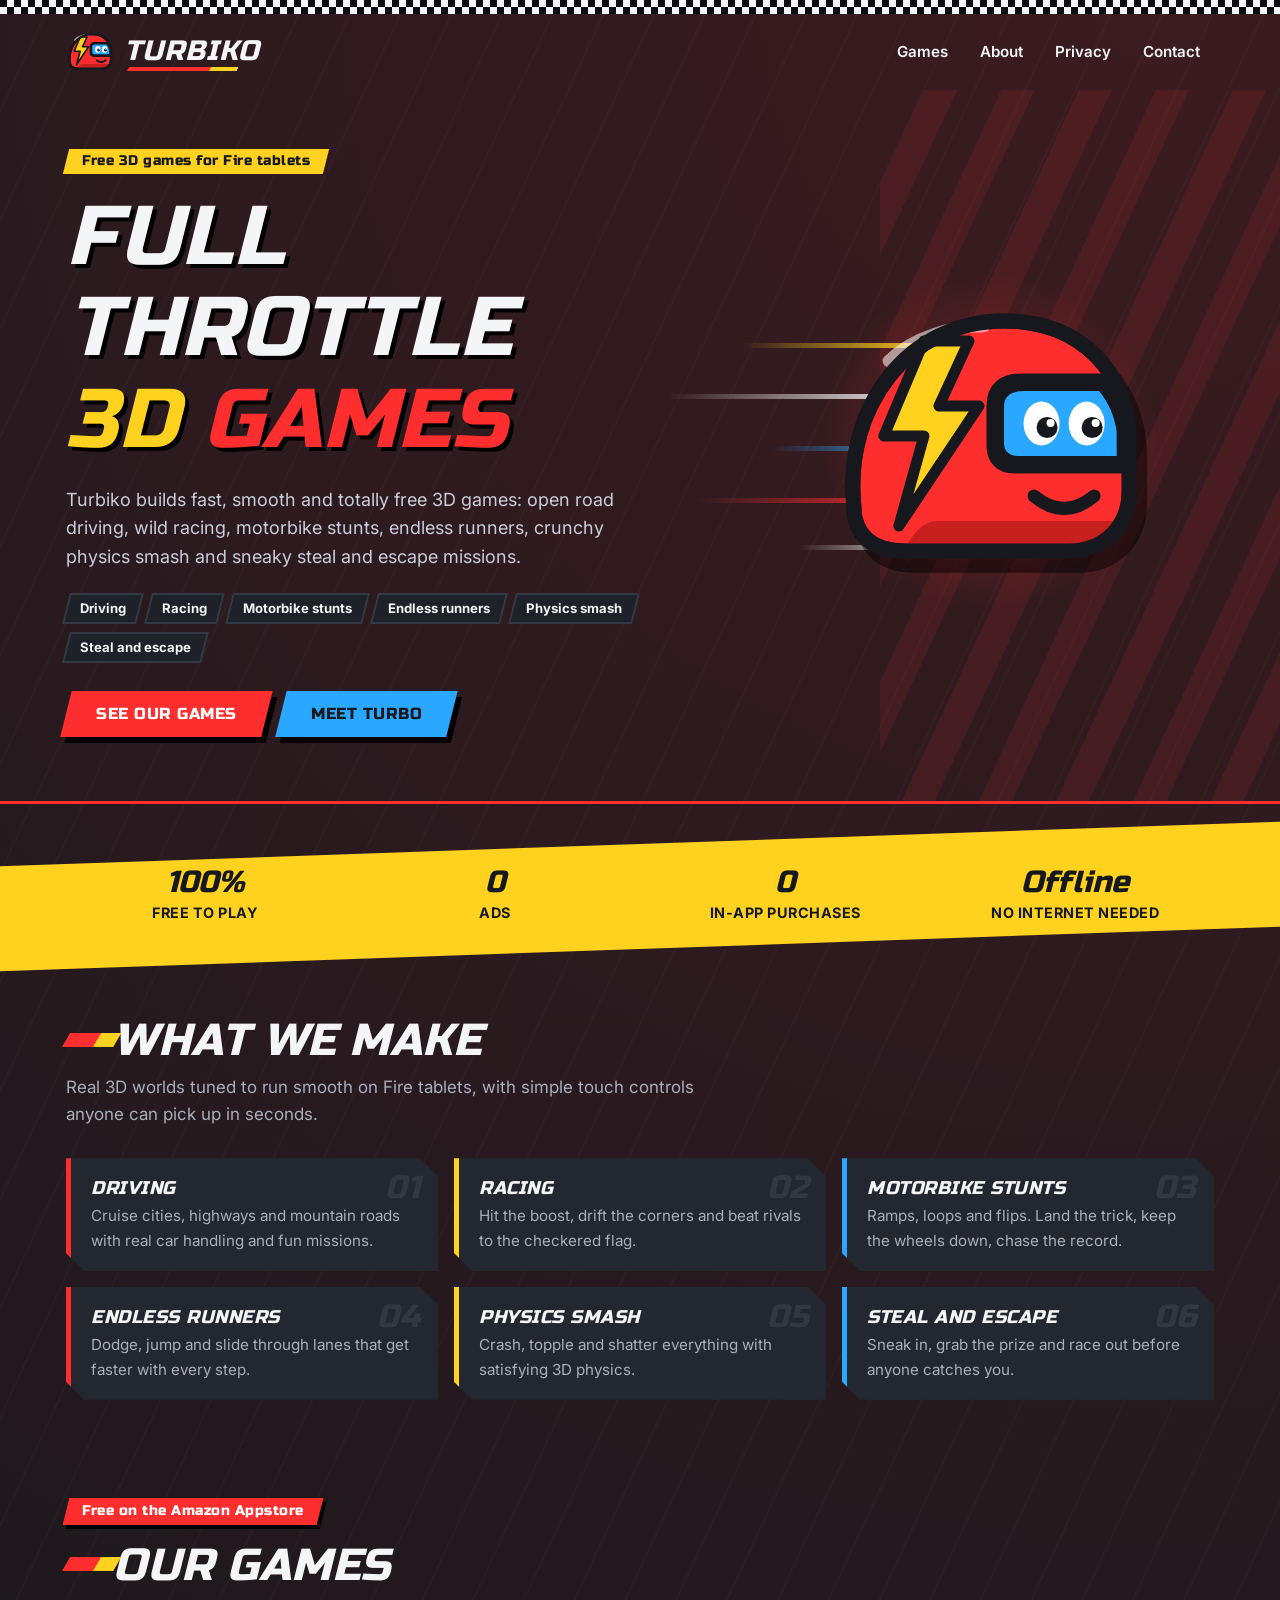
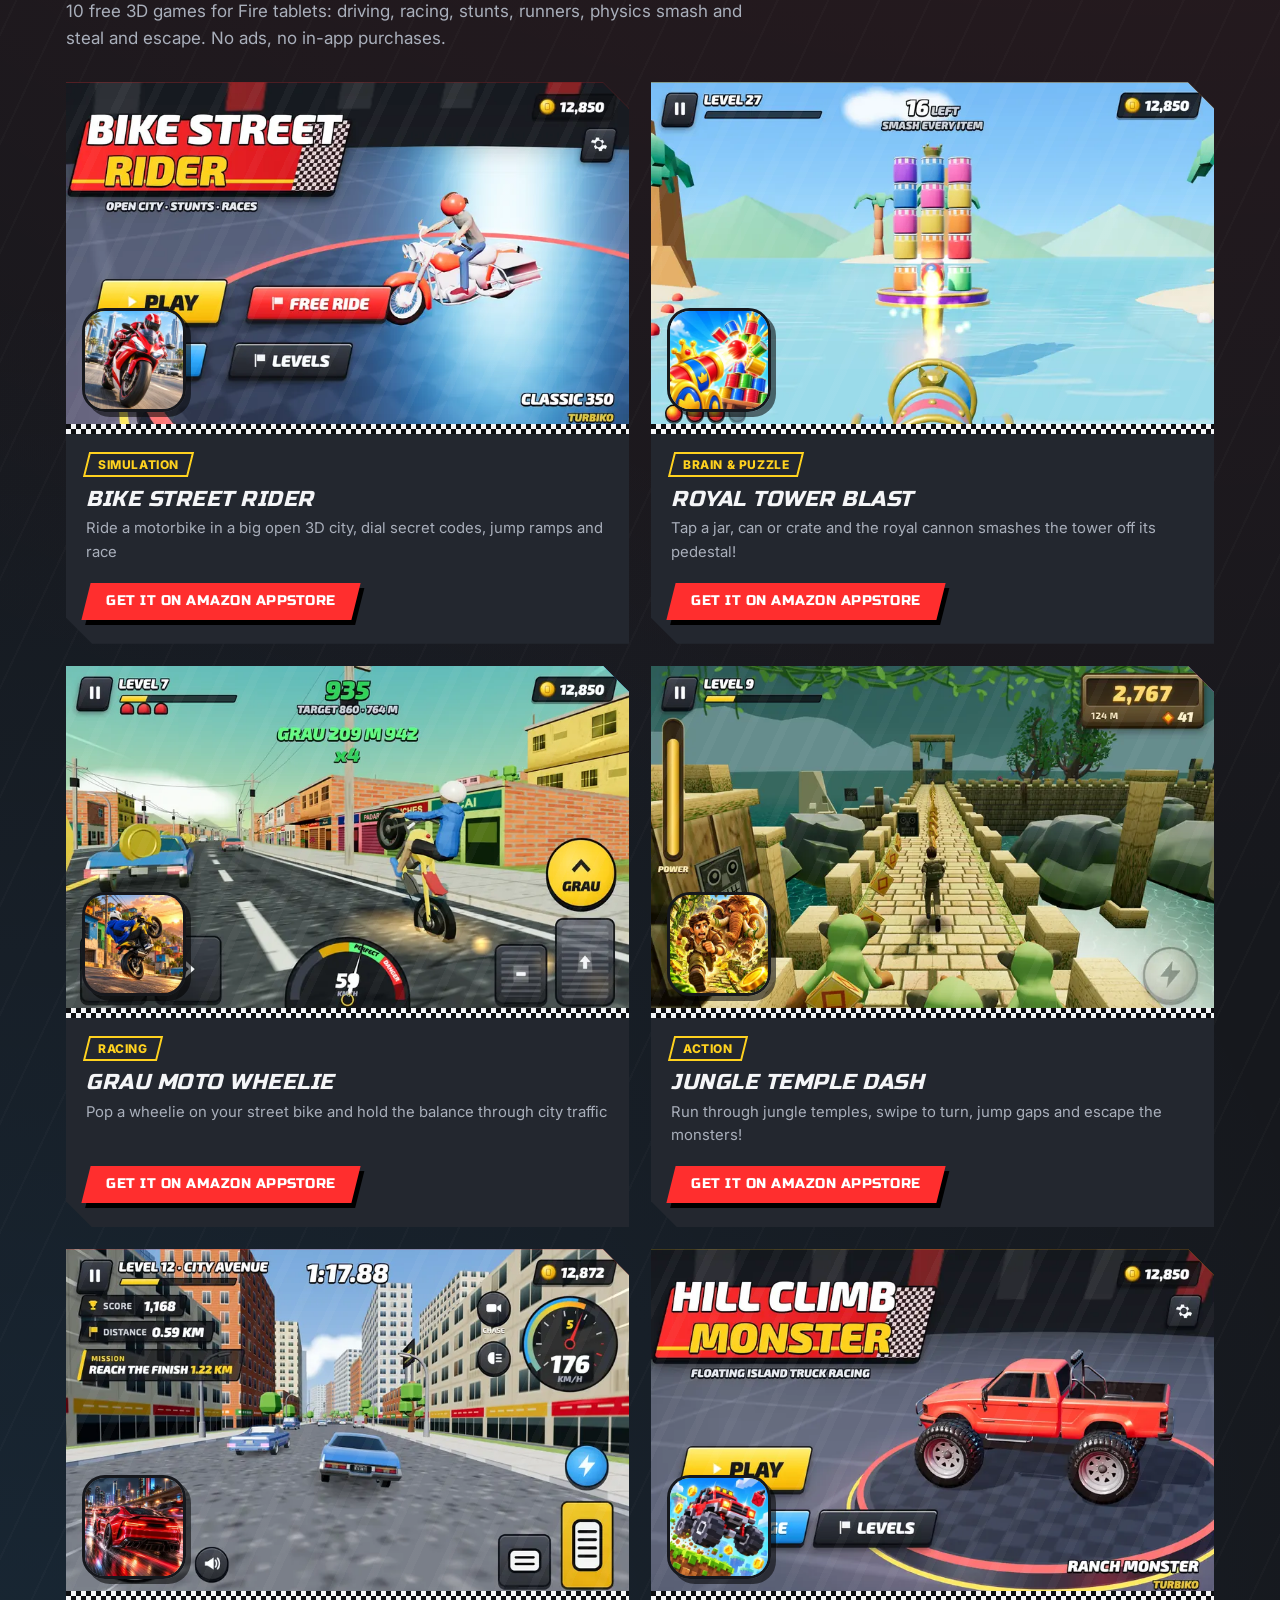
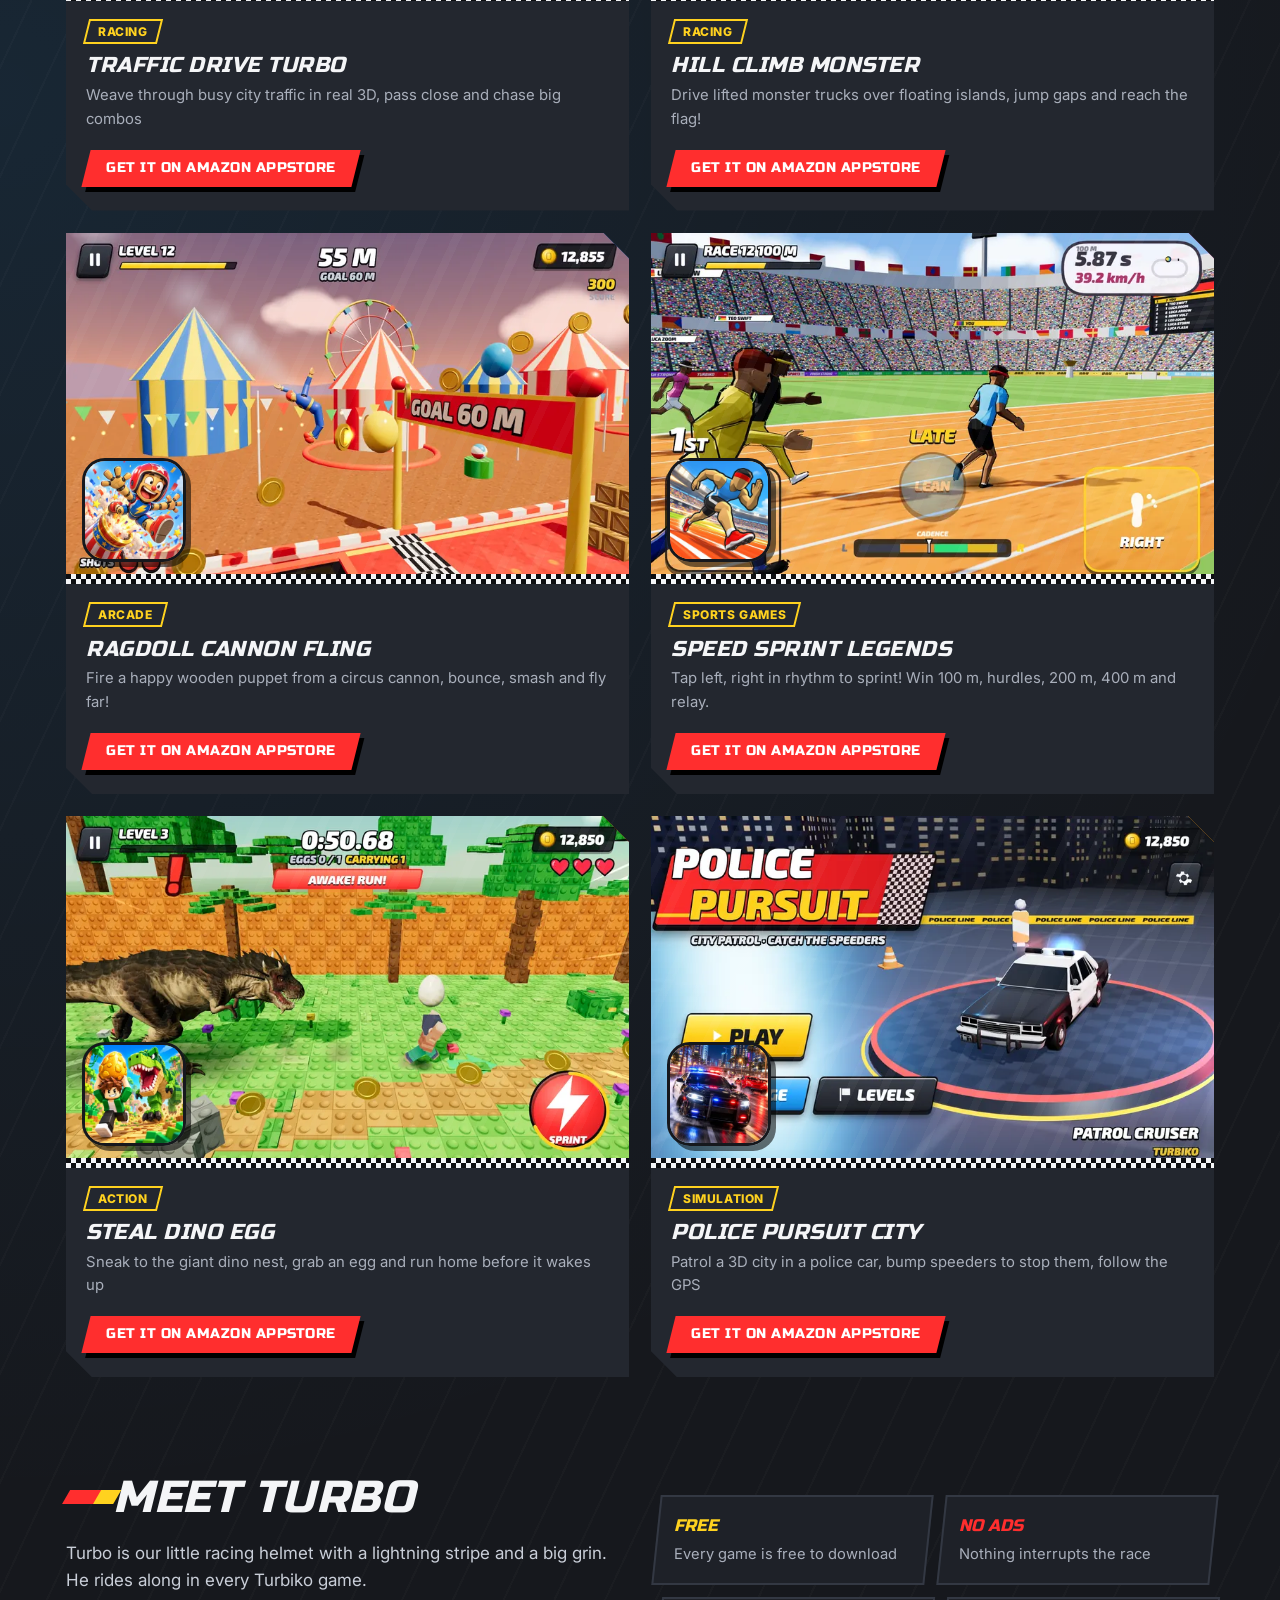
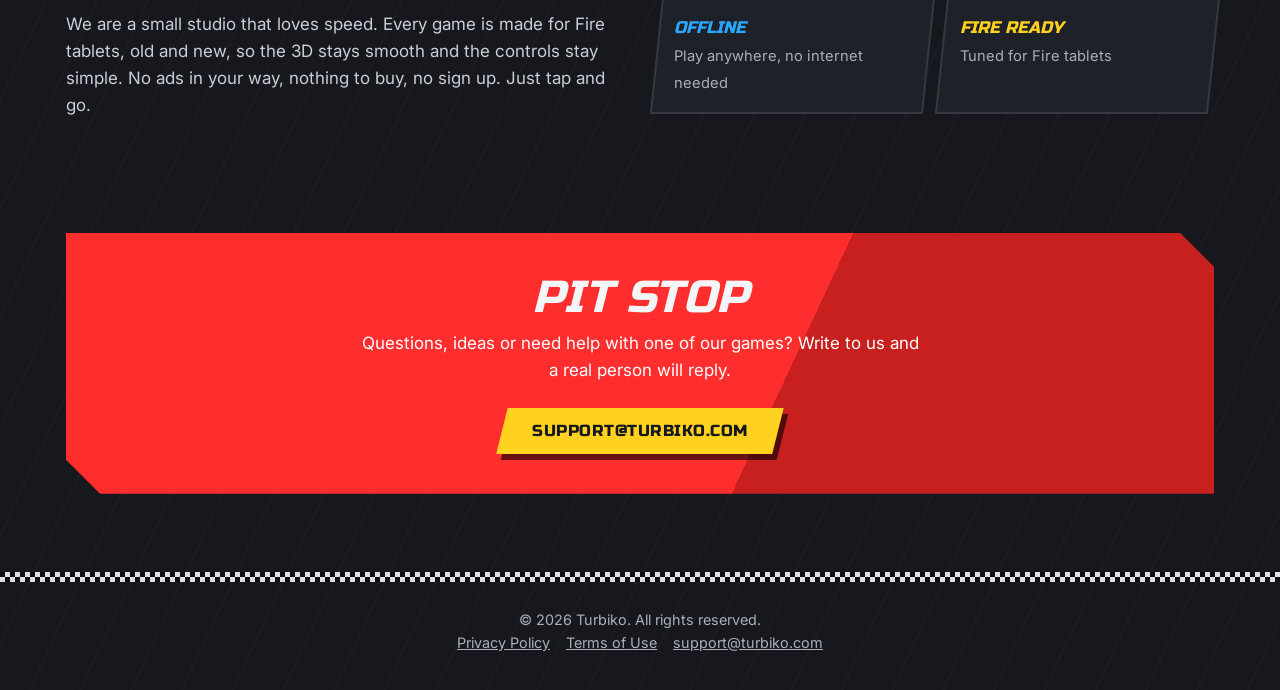
<file: index.html>
<!DOCTYPE html>
<html lang="en">
<head>
<meta charset="UTF-8">
<meta name="viewport" content="width=device-width, initial-scale=1.0">
<meta name="theme-color" content="#16181d">
<link rel="icon" href="favicon.svg" type="image/svg+xml">
<link rel="preconnect" href="https://fonts.googleapis.com"><link rel="preconnect" href="https://fonts.gstatic.com" crossorigin>
<link href="https://fonts.googleapis.com/css2?family=Inter:wght@400;600;700;800&family=Russo+One&display=swap" rel="stylesheet">
<link rel="stylesheet" href="style.css">
<title>Turbiko | Full Throttle 3D Games</title>
<meta name="description" content="Turbiko makes free, high quality 3D games for Fire tablets: driving, racing, motorbike stunts, endless runners, physics smash and steal and escape. No ads, no accounts, no data collected.">
</head>
<body>
<div class="checker" aria-hidden="true"></div>
<nav class="nav">
  <a class="brand" href="index.html" aria-label="Turbiko home"><img src="logo.svg" alt="" width="48" height="48"><span class="wordmark">TURBIKO</span></a>
  <ul><li><a href="index.html#games"><span>Games</span></a></li><li><a href="index.html#about"><span>About</span></a></li><li><a href="privacy.html"><span>Privacy</span></a></li><li><a href="index.html#contact"><span>Contact</span></a></li></ul>
</nav>
<header class="hero">
  <div class="hero-stripes" aria-hidden="true"></div>
  <div class="hero-in">
    <div>
      <div class="kicker"><span>Free 3D games for Fire tablets</span></div>
      <h1>Full throttle <span class="hot"><span class="d3">3D</span> games</span></h1>
      <p class="lead">Turbiko builds fast, smooth and totally free 3D games: open road driving, wild racing, motorbike stunts, endless runners, crunchy physics smash and sneaky steal and escape missions.</p>
      <div class="tags"><span class="tag"><span>Driving</span></span><span class="tag"><span>Racing</span></span><span class="tag"><span>Motorbike stunts</span></span><span class="tag"><span>Endless runners</span></span><span class="tag"><span>Physics smash</span></span><span class="tag"><span>Steal and escape</span></span></div>
      <a class="btn" href="#games"><span>See our games</span></a><a class="btn alt" href="#about"><span>Meet Turbo</span></a>
    </div>
    <div class="speed" aria-hidden="true">
      <div class="lines"><i></i><i></i><i></i><i></i><i></i></div>
      <img src="logo.svg" alt="" width="320" height="320">
    </div>
  </div>
</header>

<div class="band">
  <div class="band-in">
    <div><b>100%</b><small>Free to play</small></div>
    <div><b>0</b><small>Ads</small></div>
    <div><b>0</b><small>In-app purchases</small></div>
    <div><b>Offline</b><small>No internet needed</small></div>
  </div>
</div>

<section id="make">
  <h2 class="section-title">What we make</h2>
  <p class="section-sub">Real 3D worlds tuned to run smooth on Fire tablets, with simple touch controls anyone can pick up in seconds.</p>
  <div class="make">
    <div class="mk"><span class="num">01</span><h3>Driving</h3><p>Cruise cities, highways and mountain roads with real car handling and fun missions.</p></div>
    <div class="mk"><span class="num">02</span><h3>Racing</h3><p>Hit the boost, drift the corners and beat rivals to the checkered flag.</p></div>
    <div class="mk"><span class="num">03</span><h3>Motorbike stunts</h3><p>Ramps, loops and flips. Land the trick, keep the wheels down, chase the record.</p></div>
    <div class="mk"><span class="num">04</span><h3>Endless runners</h3><p>Dodge, jump and slide through lanes that get faster with every step.</p></div>
    <div class="mk"><span class="num">05</span><h3>Physics smash</h3><p>Crash, topple and shatter everything with satisfying 3D physics.</p></div>
    <div class="mk"><span class="num">06</span><h3>Steal and escape</h3><p>Sneak in, grab the prize and race out before anyone catches you.</p></div>
  </div>
</section>

<section id="games">
  <span class="badge"><span>Free on the Amazon Appstore</span></span>
  <h2 class="section-title">Our games</h2>
  <p class="section-sub">10 free 3D games for Fire tablets: driving, racing, stunts, runners, physics smash and steal and escape. No ads, no in-app purchases.</p>
  <div class="grid games">
    <article class="card gcard">
      <div class="art g1">
        <img class="shot" src="games/bikecity-1.webp" alt="Bike Street Rider gameplay screenshot" width="800" height="500" loading="lazy">
        <img class="shot alt" src="games/bikecity-2.webp" alt="" width="800" height="500" loading="lazy">
        <img class="icon" src="games/bikecity-icon.webp" alt="Bike Street Rider icon" width="128" height="128" loading="lazy">
      </div>
      <div class="body"><span class="pill"><span>Simulation</span></span><h3>Bike Street Rider</h3><p>Ride a motorbike in a big open 3D city, dial secret codes, jump ramps and race</p>
        <a class="btn get" href="https://www.amazon.com/s?k=Bike+Street+Rider&amp;i=mobile-apps" target="_blank" rel="noopener"><span>Get it on Amazon Appstore</span></a></div>
    </article>
    <article class="card gcard">
      <div class="art g2">
        <img class="shot" src="games/royaltower-1.webp" alt="Royal Tower Blast gameplay screenshot" width="800" height="500" loading="lazy">
        <img class="shot alt" src="games/royaltower-2.webp" alt="" width="800" height="500" loading="lazy">
        <img class="icon" src="games/royaltower-icon.webp" alt="Royal Tower Blast icon" width="128" height="128" loading="lazy">
      </div>
      <div class="body"><span class="pill"><span>Brain &amp; Puzzle</span></span><h3>Royal Tower Blast</h3><p>Tap a jar, can or crate and the royal cannon smashes the tower off its pedestal!</p>
        <a class="btn get" href="https://www.amazon.com/s?k=Royal+Tower+Blast&amp;i=mobile-apps" target="_blank" rel="noopener"><span>Get it on Amazon Appstore</span></a></div>
    </article>
    <article class="card gcard">
      <div class="art g3">
        <img class="shot" src="games/grauwheelie-1.webp" alt="Grau Moto Wheelie gameplay screenshot" width="800" height="500" loading="lazy">
        <img class="shot alt" src="games/grauwheelie-2.webp" alt="" width="800" height="500" loading="lazy">
        <img class="icon" src="games/grauwheelie-icon.webp" alt="Grau Moto Wheelie icon" width="128" height="128" loading="lazy">
      </div>
      <div class="body"><span class="pill"><span>Racing</span></span><h3>Grau Moto Wheelie</h3><p>Pop a wheelie on your street bike and hold the balance through city traffic</p>
        <a class="btn get" href="https://www.amazon.com/s?k=Grau+Moto+Wheelie&amp;i=mobile-apps" target="_blank" rel="noopener"><span>Get it on Amazon Appstore</span></a></div>
    </article>
    <article class="card gcard">
      <div class="art g4">
        <img class="shot" src="games/templedash-1.webp" alt="Jungle Temple Dash gameplay screenshot" width="800" height="500" loading="lazy">
        <img class="shot alt" src="games/templedash-2.webp" alt="" width="800" height="500" loading="lazy">
        <img class="icon" src="games/templedash-icon.webp" alt="Jungle Temple Dash icon" width="128" height="128" loading="lazy">
      </div>
      <div class="body"><span class="pill"><span>Action</span></span><h3>Jungle Temple Dash</h3><p>Run through jungle temples, swipe to turn, jump gaps and escape the monsters!</p>
        <a class="btn get" href="https://www.amazon.com/s?k=Jungle+Temple+Dash&amp;i=mobile-apps" target="_blank" rel="noopener"><span>Get it on Amazon Appstore</span></a></div>
    </article>
    <article class="card gcard">
      <div class="art g1">
        <img class="shot" src="games/trafficdrive-1.webp" alt="Traffic Drive Turbo gameplay screenshot" width="800" height="500" loading="lazy">
        <img class="shot alt" src="games/trafficdrive-2.webp" alt="" width="800" height="500" loading="lazy">
        <img class="icon" src="games/trafficdrive-icon.webp" alt="Traffic Drive Turbo icon" width="128" height="128" loading="lazy">
      </div>
      <div class="body"><span class="pill"><span>Racing</span></span><h3>Traffic Drive Turbo</h3><p>Weave through busy city traffic in real 3D, pass close and chase big combos</p>
        <a class="btn get" href="https://www.amazon.com/s?k=Traffic+Drive+Turbo&amp;i=mobile-apps" target="_blank" rel="noopener"><span>Get it on Amazon Appstore</span></a></div>
    </article>
    <article class="card gcard">
      <div class="art g2">
        <img class="shot" src="games/hillclimb-1.webp" alt="Hill Climb Monster gameplay screenshot" width="800" height="500" loading="lazy">
        <img class="shot alt" src="games/hillclimb-2.webp" alt="" width="800" height="500" loading="lazy">
        <img class="icon" src="games/hillclimb-icon.webp" alt="Hill Climb Monster icon" width="128" height="128" loading="lazy">
      </div>
      <div class="body"><span class="pill"><span>Racing</span></span><h3>Hill Climb Monster</h3><p>Drive lifted monster trucks over floating islands, jump gaps and reach the flag!</p>
        <a class="btn get" href="https://www.amazon.com/s?k=Hill+Climb+Monster&amp;i=mobile-apps" target="_blank" rel="noopener"><span>Get it on Amazon Appstore</span></a></div>
    </article>
    <article class="card gcard">
      <div class="art g3">
        <img class="shot" src="games/ragdollfling-1.webp" alt="Ragdoll Cannon Fling gameplay screenshot" width="800" height="500" loading="lazy">
        <img class="shot alt" src="games/ragdollfling-2.webp" alt="" width="800" height="500" loading="lazy">
        <img class="icon" src="games/ragdollfling-icon.webp" alt="Ragdoll Cannon Fling icon" width="128" height="128" loading="lazy">
      </div>
      <div class="body"><span class="pill"><span>Arcade</span></span><h3>Ragdoll Cannon Fling</h3><p>Fire a happy wooden puppet from a circus cannon, bounce, smash and fly far!</p>
        <a class="btn get" href="https://www.amazon.com/s?k=Ragdoll+Cannon+Fling&amp;i=mobile-apps" target="_blank" rel="noopener"><span>Get it on Amazon Appstore</span></a></div>
    </article>
    <article class="card gcard">
      <div class="art g4">
        <img class="shot" src="games/speedsprint-1.webp" alt="Speed Sprint Legends gameplay screenshot" width="800" height="500" loading="lazy">
        <img class="shot alt" src="games/speedsprint-2.webp" alt="" width="800" height="500" loading="lazy">
        <img class="icon" src="games/speedsprint-icon.webp" alt="Speed Sprint Legends icon" width="128" height="128" loading="lazy">
      </div>
      <div class="body"><span class="pill"><span>Sports Games</span></span><h3>Speed Sprint Legends</h3><p>Tap left, right in rhythm to sprint! Win 100 m, hurdles, 200 m, 400 m and relay.</p>
        <a class="btn get" href="https://www.amazon.com/s?k=Speed+Sprint+Legends&amp;i=mobile-apps" target="_blank" rel="noopener"><span>Get it on Amazon Appstore</span></a></div>
    </article>
    <article class="card gcard">
      <div class="art g1">
        <img class="shot" src="games/dinoeggsteal-1.webp" alt="Steal Dino Egg gameplay screenshot" width="800" height="500" loading="lazy">
        <img class="shot alt" src="games/dinoeggsteal-2.webp" alt="" width="800" height="500" loading="lazy">
        <img class="icon" src="games/dinoeggsteal-icon.webp" alt="Steal Dino Egg icon" width="128" height="128" loading="lazy">
      </div>
      <div class="body"><span class="pill"><span>Action</span></span><h3>Steal Dino Egg</h3><p>Sneak to the giant dino nest, grab an egg and run home before it wakes up</p>
        <a class="btn get" href="https://www.amazon.com/s?k=Steal+Dino+Egg&amp;i=mobile-apps" target="_blank" rel="noopener"><span>Get it on Amazon Appstore</span></a></div>
    </article>
    <article class="card gcard">
      <div class="art g2">
        <img class="shot" src="games/policechase-1.webp" alt="Police Pursuit City gameplay screenshot" width="800" height="500" loading="lazy">
        <img class="shot alt" src="games/policechase-2.webp" alt="" width="800" height="500" loading="lazy">
        <img class="icon" src="games/policechase-icon.webp" alt="Police Pursuit City icon" width="128" height="128" loading="lazy">
      </div>
      <div class="body"><span class="pill"><span>Simulation</span></span><h3>Police Pursuit City</h3><p>Patrol a 3D city in a police car, bump speeders to stop them, follow the GPS</p>
        <a class="btn get" href="https://www.amazon.com/s?k=Police+Pursuit+City&amp;i=mobile-apps" target="_blank" rel="noopener"><span>Get it on Amazon Appstore</span></a></div>
    </article>
  </div>
</section>

<section id="about">
  <div class="about">
    <div>
      <h2 class="section-title">Meet Turbo</h2>
      <p>Turbo is our little racing helmet with a lightning stripe and a big grin. He rides along in every Turbiko game.</p>
      <p>We are a small studio that loves speed. Every game is made for Fire tablets, old and new, so the 3D stays smooth and the controls stay simple. No ads in your way, nothing to buy, no sign up. Just tap and go.</p>
    </div>
    <div class="feats">
      <div class="feat"><div><b>Free</b><span>Every game is free to download</span></div></div>
      <div class="feat"><div><b>No ads</b><span>Nothing interrupts the race</span></div></div>
      <div class="feat"><div><b>Offline</b><span>Play anywhere, no internet needed</span></div></div>
      <div class="feat"><div><b>Fire ready</b><span>Tuned for Fire tablets</span></div></div>
    </div>
  </div>
</section>

<section id="contact">
  <div class="contact">
    <h2 class="section-title">Pit stop</h2>
    <p>Questions, ideas or need help with one of our games? Write to us and a real person will reply.</p>
    <a class="btn yel" href="mailto:support@turbiko.com"><span>support@turbiko.com</span></a>
  </div>
</section>
<footer>
  <div class="checker thin" aria-hidden="true"></div>
  <div class="f-in">&copy; 2026 Turbiko. All rights reserved.<br><a href="privacy.html">Privacy Policy</a><a href="terms.html">Terms of Use</a><a href="mailto:support@turbiko.com">support@turbiko.com</a></div>
</footer>
</body>
</html>
</file>
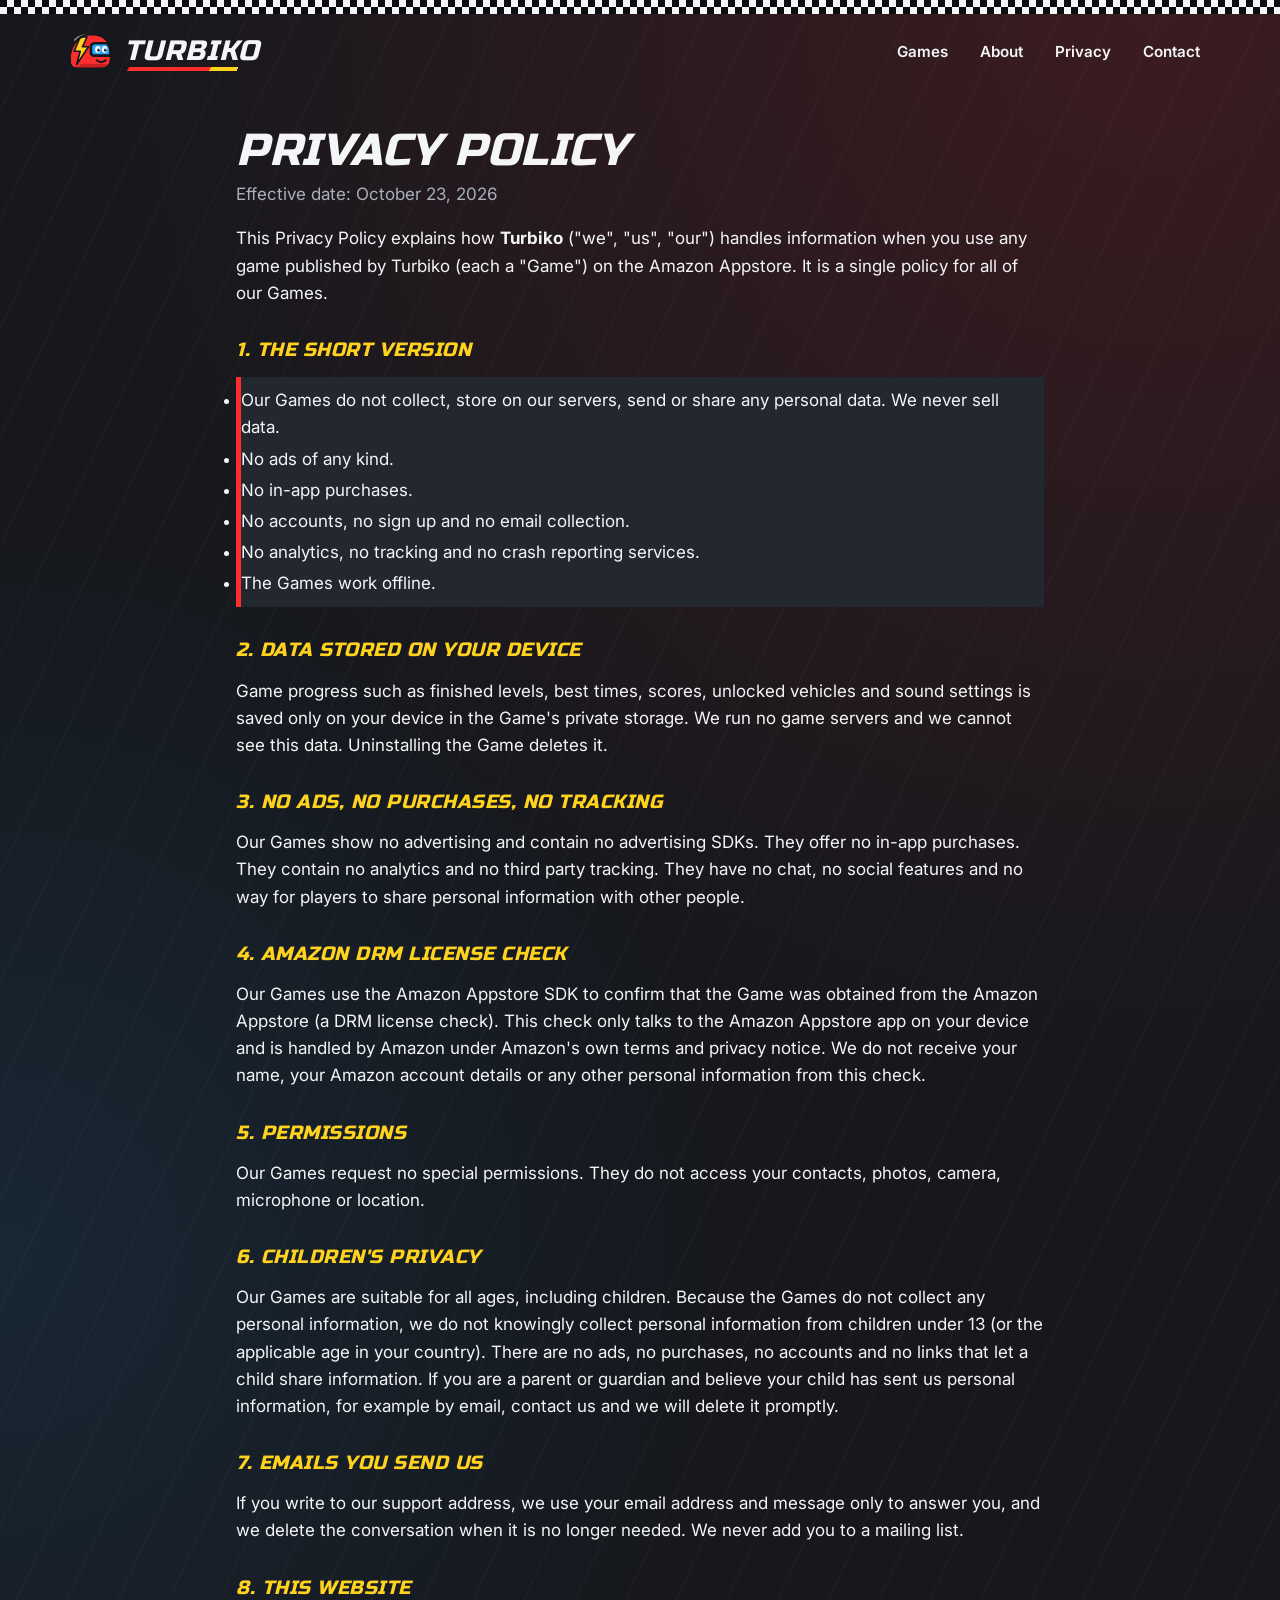
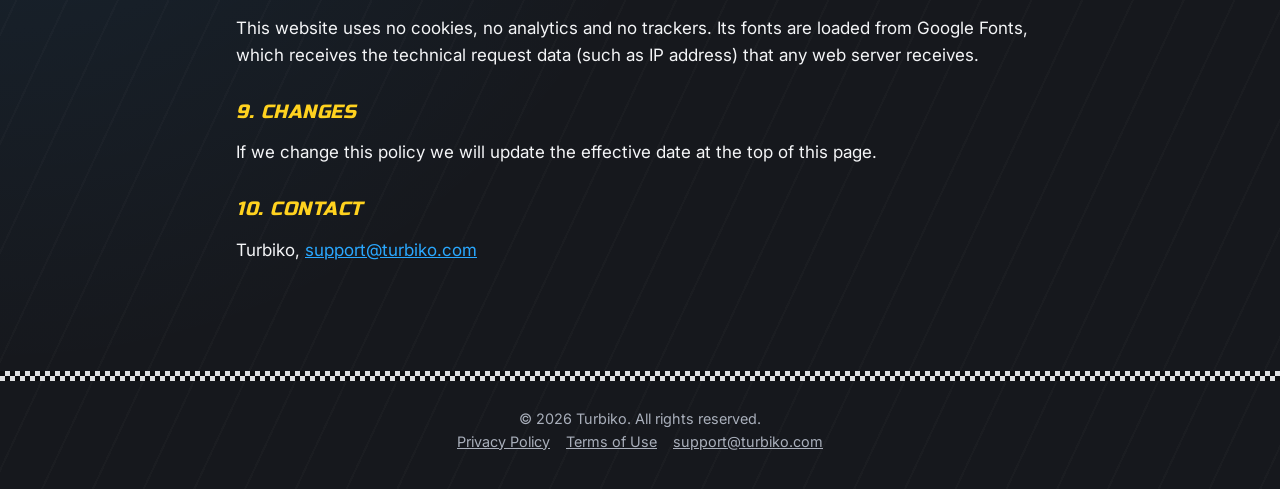
<file: privacy.html>
<!DOCTYPE html>
<html lang="en">
<head>
<meta charset="UTF-8">
<meta name="viewport" content="width=device-width, initial-scale=1.0">
<meta name="theme-color" content="#16181d">
<link rel="icon" href="favicon.svg" type="image/svg+xml">
<link rel="preconnect" href="https://fonts.googleapis.com"><link rel="preconnect" href="https://fonts.gstatic.com" crossorigin>
<link href="https://fonts.googleapis.com/css2?family=Inter:wght@400;600;700;800&family=Russo+One&display=swap" rel="stylesheet">
<link rel="stylesheet" href="style.css">
<title>Privacy Policy | Turbiko</title>
<meta name="description" content="Privacy policy for all games published by Turbiko: no data collection, no ads, no in-app purchases, no accounts.">
</head>
<body>
<div class="checker" aria-hidden="true"></div>
<nav class="nav">
  <a class="brand" href="index.html" aria-label="Turbiko home"><img src="logo.svg" alt="" width="48" height="48"><span class="wordmark">TURBIKO</span></a>
  <ul><li><a href="index.html#games"><span>Games</span></a></li><li><a href="index.html#about"><span>About</span></a></li><li><a href="privacy.html"><span>Privacy</span></a></li><li><a href="index.html#contact"><span>Contact</span></a></li></ul>
</nav>
<main class="prose">
<h1>Privacy Policy</h1>
<p class="meta">Effective date: October 23, 2026</p>
<p>This Privacy Policy explains how <strong>Turbiko</strong> ("we", "us", "our") handles information when you use any game published by Turbiko (each a "Game") on the Amazon Appstore. It is a single policy for all of our Games.</p>
<h2>1. The short version</h2>
<ul class="short">
<li>Our Games do not collect, store on our servers, send or share any personal data. We never sell data.</li>
<li>No ads of any kind.</li>
<li>No in-app purchases.</li>
<li>No accounts, no sign up and no email collection.</li>
<li>No analytics, no tracking and no crash reporting services.</li>
<li>The Games work offline.</li>
</ul>
<h2>2. Data stored on your device</h2>
<p>Game progress such as finished levels, best times, scores, unlocked vehicles and sound settings is saved only on your device in the Game's private storage. We run no game servers and we cannot see this data. Uninstalling the Game deletes it.</p>
<h2>3. No ads, no purchases, no tracking</h2>
<p>Our Games show no advertising and contain no advertising SDKs. They offer no in-app purchases. They contain no analytics and no third party tracking. They have no chat, no social features and no way for players to share personal information with other people.</p>
<h2>4. Amazon DRM license check</h2>
<p>Our Games use the Amazon Appstore SDK to confirm that the Game was obtained from the Amazon Appstore (a DRM license check). This check only talks to the Amazon Appstore app on your device and is handled by Amazon under Amazon's own terms and privacy notice. We do not receive your name, your Amazon account details or any other personal information from this check.</p>
<h2>5. Permissions</h2>
<p>Our Games request no special permissions. They do not access your contacts, photos, camera, microphone or location.</p>
<h2>6. Children's privacy</h2>
<p>Our Games are suitable for all ages, including children. Because the Games do not collect any personal information, we do not knowingly collect personal information from children under 13 (or the applicable age in your country). There are no ads, no purchases, no accounts and no links that let a child share information. If you are a parent or guardian and believe your child has sent us personal information, for example by email, contact us and we will delete it promptly.</p>
<h2>7. Emails you send us</h2>
<p>If you write to our support address, we use your email address and message only to answer you, and we delete the conversation when it is no longer needed. We never add you to a mailing list.</p>
<h2>8. This website</h2>
<p>This website uses no cookies, no analytics and no trackers. Its fonts are loaded from Google Fonts, which receives the technical request data (such as IP address) that any web server receives.</p>
<h2>9. Changes</h2>
<p>If we change this policy we will update the effective date at the top of this page.</p>
<h2>10. Contact</h2>
<p>Turbiko, <a href="mailto:support@turbiko.com">support@turbiko.com</a></p>
</main>
<footer>
  <div class="checker thin" aria-hidden="true"></div>
  <div class="f-in">&copy; 2026 Turbiko. All rights reserved.<br><a href="privacy.html">Privacy Policy</a><a href="terms.html">Terms of Use</a><a href="mailto:support@turbiko.com">support@turbiko.com</a></div>
</footer>
</body>
</html>
</file>
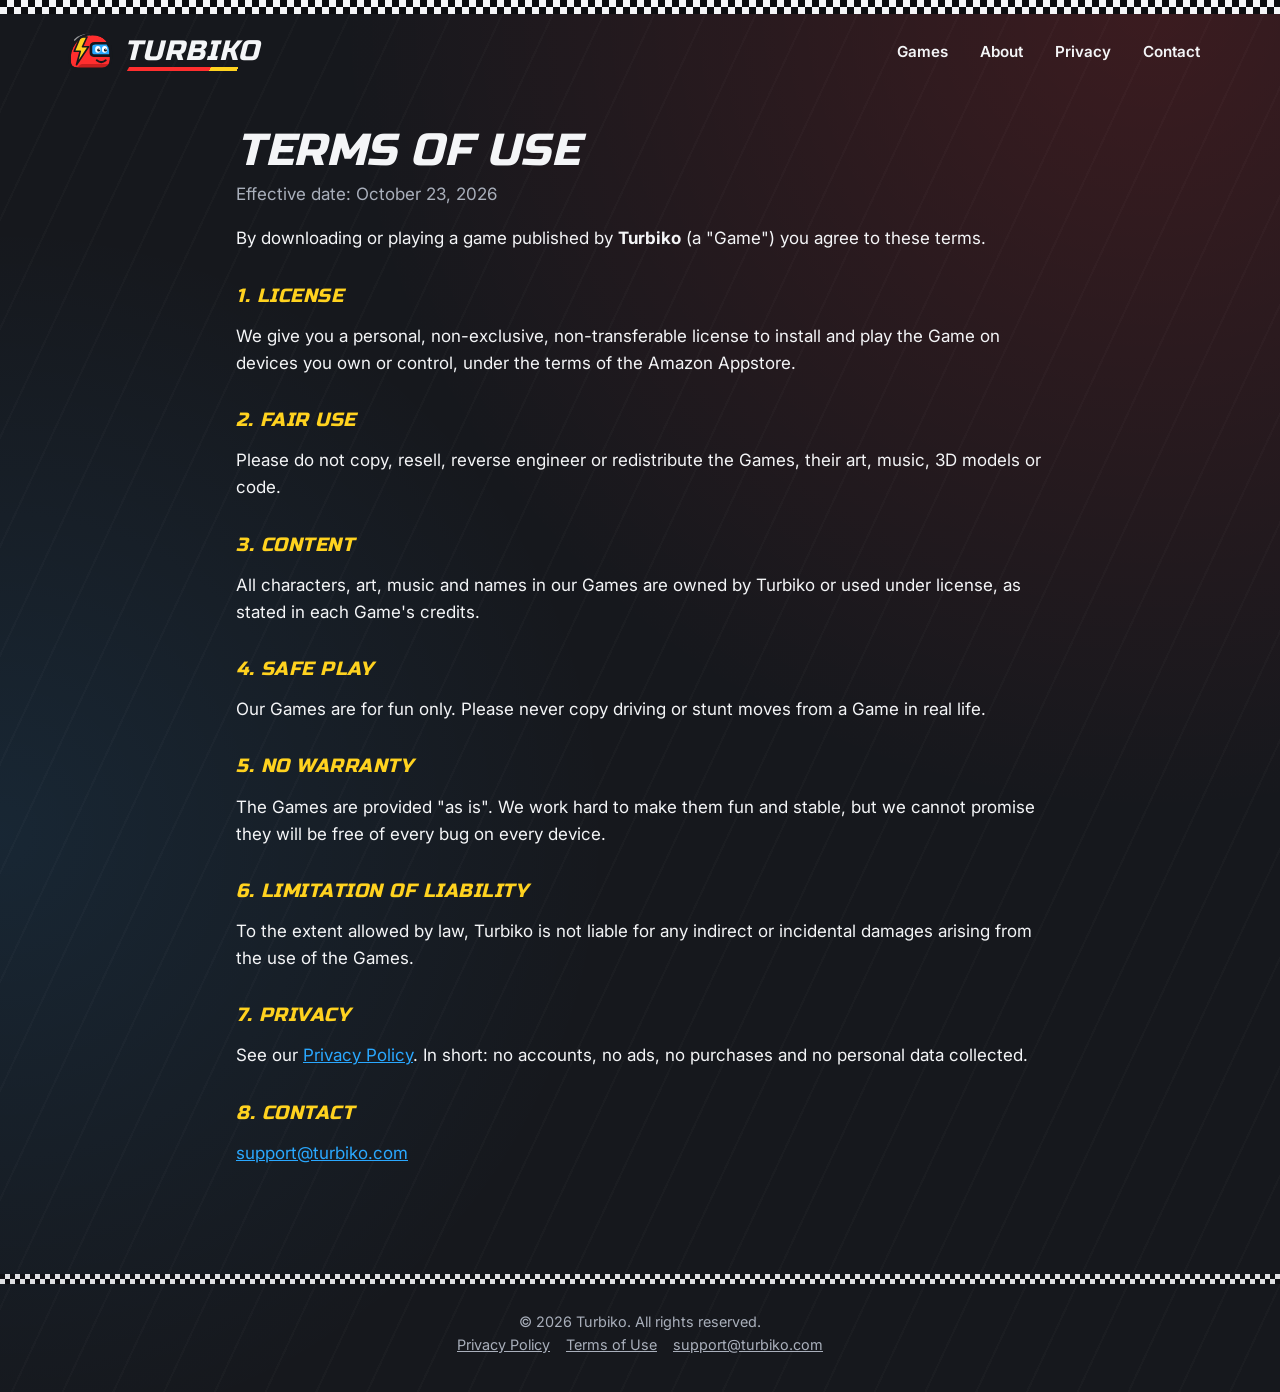
<file: terms.html>
<!DOCTYPE html>
<html lang="en">
<head>
<meta charset="UTF-8">
<meta name="viewport" content="width=device-width, initial-scale=1.0">
<meta name="theme-color" content="#16181d">
<link rel="icon" href="favicon.svg" type="image/svg+xml">
<link rel="preconnect" href="https://fonts.googleapis.com"><link rel="preconnect" href="https://fonts.gstatic.com" crossorigin>
<link href="https://fonts.googleapis.com/css2?family=Inter:wght@400;600;700;800&family=Russo+One&display=swap" rel="stylesheet">
<link rel="stylesheet" href="style.css">
<title>Terms of Use | Turbiko</title>
<meta name="description" content="Terms of use for Turbiko games and website.">
</head>
<body>
<div class="checker" aria-hidden="true"></div>
<nav class="nav">
  <a class="brand" href="index.html" aria-label="Turbiko home"><img src="logo.svg" alt="" width="48" height="48"><span class="wordmark">TURBIKO</span></a>
  <ul><li><a href="index.html#games"><span>Games</span></a></li><li><a href="index.html#about"><span>About</span></a></li><li><a href="privacy.html"><span>Privacy</span></a></li><li><a href="index.html#contact"><span>Contact</span></a></li></ul>
</nav>
<main class="prose">
<h1>Terms of Use</h1>
<p class="meta">Effective date: October 23, 2026</p>
<p>By downloading or playing a game published by <strong>Turbiko</strong> (a "Game") you agree to these terms.</p>
<h2>1. License</h2>
<p>We give you a personal, non-exclusive, non-transferable license to install and play the Game on devices you own or control, under the terms of the Amazon Appstore.</p>
<h2>2. Fair use</h2>
<p>Please do not copy, resell, reverse engineer or redistribute the Games, their art, music, 3D models or code.</p>
<h2>3. Content</h2>
<p>All characters, art, music and names in our Games are owned by Turbiko or used under license, as stated in each Game's credits.</p>
<h2>4. Safe play</h2>
<p>Our Games are for fun only. Please never copy driving or stunt moves from a Game in real life.</p>
<h2>5. No warranty</h2>
<p>The Games are provided "as is". We work hard to make them fun and stable, but we cannot promise they will be free of every bug on every device.</p>
<h2>6. Limitation of liability</h2>
<p>To the extent allowed by law, Turbiko is not liable for any indirect or incidental damages arising from the use of the Games.</p>
<h2>7. Privacy</h2>
<p>See our <a href="privacy.html">Privacy Policy</a>. In short: no accounts, no ads, no purchases and no personal data collected.</p>
<h2>8. Contact</h2>
<p><a href="mailto:support@turbiko.com">support@turbiko.com</a></p>
</main>
<footer>
  <div class="checker thin" aria-hidden="true"></div>
  <div class="f-in">&copy; 2026 Turbiko. All rights reserved.<br><a href="privacy.html">Privacy Policy</a><a href="terms.html">Terms of Use</a><a href="mailto:support@turbiko.com">support@turbiko.com</a></div>
</footer>
</body>
</html>
</file>
<file: style.css>
:root{--asphalt:#16181d;--asphalt2:#1e2128;--panel:#23272f;--line:#333843;--ink:#f4f5f7;--soft:#a9afbb;--red:#ff2e2e;--red2:#c81f1f;--yellow:#ffd21f;--blue:#2aa8ff;--cut:18px}
*{box-sizing:border-box}html{scroll-behavior:smooth}
body{margin:0;background:var(--asphalt);color:var(--ink);font-family:"Inter",system-ui,-apple-system,sans-serif;font-size:17px;line-height:1.6;overflow-x:hidden;
  background-image:repeating-linear-gradient(115deg,rgba(255,255,255,.018) 0 2px,transparent 2px 46px),radial-gradient(circle at 90% 0%,rgba(255,46,46,.16),transparent 45%),radial-gradient(circle at 0% 60%,rgba(42,168,255,.10),transparent 40%)}
a{color:var(--blue)}
h1,h2,h3,.wordmark,.btn,.badge,.kicker,.num{font-family:"Russo One",system-ui,sans-serif;font-weight:400;letter-spacing:.5px;line-height:1.1}
.checker{height:14px;background:repeating-conic-gradient(#f4f5f7 0 25%,#0d0e11 0 50%) 0 0/14px 14px}
.checker.thin{height:10px;background-size:10px 10px;opacity:.9}

/* nav */
.nav{max-width:1180px;margin:0 auto;padding:14px 16px;display:flex;align-items:center;justify-content:space-between;gap:12px;flex-wrap:wrap}
.brand{display:flex;align-items:center;gap:10px;text-decoration:none;color:var(--ink)}.brand img{width:48px;height:48px}
.wordmark{font-size:1.75rem;font-style:italic;letter-spacing:1px;position:relative;padding-bottom:2px}
.wordmark::after{content:"";position:absolute;left:4px;right:-6px;bottom:-3px;height:4px;background:linear-gradient(90deg,var(--red) 60%,var(--yellow) 60% 80%,transparent 80%);transform:skewX(-30deg)}
.nav ul{list-style:none;display:flex;gap:4px;margin:0;padding:0;flex-wrap:wrap}
.nav ul a{color:var(--ink);text-decoration:none;font-weight:600;font-size:.95rem;padding:8px 14px;display:inline-block;transform:skewX(-14deg)}
.nav ul a span{display:inline-block;transform:skewX(14deg)}
.nav ul a:hover{background:var(--red)}

/* hero */
.hero{position:relative;overflow:hidden;border-bottom:3px solid var(--red)}
.hero-in{max-width:1180px;margin:0 auto;padding:56px 16px 64px;display:grid;grid-template-columns:1.2fr .8fr;gap:24px;align-items:center;position:relative;z-index:1}
.kicker{display:inline-block;background:var(--yellow);color:var(--asphalt);font-size:.85rem;padding:5px 16px;transform:skewX(-14deg);margin-bottom:18px}
.kicker span{display:inline-block;transform:skewX(14deg)}
.hero h1{font-size:clamp(2.6rem,7vw,5.2rem);margin:0 0 18px;font-style:italic;text-transform:uppercase;text-shadow:4px 4px 0 #000}
.hero h1 .hot{color:var(--red);display:block}
.hero h1 .d3{color:var(--yellow)}
.lead{color:#c9ced8;font-size:1.13rem;max-width:580px;margin:0 0 22px}
.tags{display:flex;flex-wrap:wrap;gap:8px;margin:0 0 28px}
.tag{border:2px solid var(--line);background:var(--asphalt2);padding:3px 12px;font-weight:700;font-size:.82rem;transform:skewX(-14deg)}
.tag span{display:inline-block;transform:skewX(14deg)}
.btn{display:inline-block;font-size:1rem;color:#fff;background:var(--red);padding:14px 30px;text-decoration:none;transform:skewX(-14deg);box-shadow:6px 6px 0 #000;transition:transform .12s,box-shadow .12s;text-transform:uppercase}
.btn span{display:inline-block;transform:skewX(14deg)}
.btn:hover{transform:skewX(-14deg) translate(-2px,-2px);box-shadow:8px 8px 0 #000}
.btn.alt{background:var(--blue);color:var(--asphalt);margin-left:14px}
.btn.yel{background:var(--yellow);color:var(--asphalt)}

.speed{position:relative;justify-self:center;width:100%;max-width:420px;aspect-ratio:1;display:grid;place-items:center}
.speed::before{content:"";position:absolute;inset:6%;border-radius:50%;background:radial-gradient(circle,rgba(255,46,46,.35),transparent 65%)}
.speed img{position:relative;width:78%;filter:drop-shadow(10px 14px 0 rgba(0,0,0,.45));animation:rev 1.6s ease-in-out infinite}
.lines{position:absolute;left:-30%;top:22%;width:70%;height:56%;pointer-events:none}
.lines i{position:absolute;right:0;height:5px;border-radius:3px;background:linear-gradient(90deg,transparent,var(--c,#fff));animation:zip 1.1s linear infinite}
.lines i:nth-child(1){top:8%;width:70%;--c:var(--yellow)}
.lines i:nth-child(2){top:30%;width:95%;--c:#fff;animation-delay:.3s}
.lines i:nth-child(3){top:52%;width:60%;--c:var(--blue);animation-delay:.6s}
.lines i:nth-child(4){top:74%;width:85%;--c:var(--red);animation-delay:.15s}
.lines i:nth-child(5){top:94%;width:50%;--c:#fff;animation-delay:.45s}
@keyframes rev{0%,100%{transform:translate(0,0) rotate(-2deg)}50%{transform:translate(4px,-6px) rotate(1deg)}}
@keyframes zip{0%{transform:translateX(30px);opacity:0}30%{opacity:1}100%{transform:translateX(-60px);opacity:0}}
.hero-stripes{position:absolute;right:-120px;top:0;bottom:0;width:520px;background:repeating-linear-gradient(115deg,transparent 0 40px,rgba(255,46,46,.10) 40px 70px);pointer-events:none}

/* stats band */
.band{background:var(--yellow);color:var(--asphalt);transform:skewY(-2deg);margin:40px 0 20px}
.band-in{transform:skewY(2deg);max-width:1180px;margin:0 auto;padding:22px 16px;display:grid;grid-template-columns:repeat(4,1fr);gap:12px;text-align:center}
.band b{display:block;font-family:"Russo One",sans-serif;font-weight:400;font-size:1.9rem;font-style:italic;line-height:1.1}
.band small{font-weight:700;font-size:.9rem;text-transform:uppercase;letter-spacing:.5px}

/* sections */
section{max-width:1180px;margin:0 auto;padding:48px 16px}
.section-title{font-size:clamp(1.9rem,4.5vw,2.8rem);margin:0 0 8px;font-style:italic;text-transform:uppercase}
.section-title::before{content:"";display:inline-block;width:.7em;height:.32em;margin-right:.35em;vertical-align:.18em;background:var(--red);transform:skewX(-30deg);box-shadow:.45em 0 0 var(--yellow)}
.section-sub{color:var(--soft);margin:0 0 30px;max-width:680px}

/* what we make */
.make{display:grid;grid-template-columns:repeat(3,1fr);gap:16px}
.mk{background:var(--panel);padding:20px 20px 18px;position:relative;clip-path:polygon(0 0,calc(100% - var(--cut)) 0,100% var(--cut),100% 100%,var(--cut) 100%,0 calc(100% - var(--cut)));border-left:5px solid var(--red)}
.mk:nth-child(3n+2){border-left-color:var(--yellow)}.mk:nth-child(3n){border-left-color:var(--blue)}
.mk .num{position:absolute;right:18px;top:12px;font-size:2rem;font-style:italic;color:rgba(255,255,255,.08)}
.mk h3{margin:0 0 6px;font-size:1.15rem;font-style:italic;text-transform:uppercase}
.mk p{margin:0;color:var(--soft);font-size:.95rem}

/* games */
.badge{display:inline-block;background:var(--red);color:#fff;font-size:.85rem;padding:6px 16px;transform:skewX(-14deg);margin-bottom:16px;box-shadow:4px 4px 0 #000}
.badge span{display:inline-block;transform:skewX(14deg)}
.grid{display:grid;grid-template-columns:repeat(4,1fr);gap:18px}
.card{background:var(--panel);clip-path:polygon(0 0,calc(100% - 26px) 0,100% 26px,100% 100%,26px 100%,0 calc(100% - 26px));transition:transform .15s}
.card:hover{transform:translateY(-6px)}
.card .art{aspect-ratio:16/11;display:grid;place-items:center;position:relative;overflow:hidden}
.card .art::before{content:"";position:absolute;inset:0;background:repeating-linear-gradient(115deg,transparent 0 22px,rgba(255,255,255,.10) 22px 30px)}
.card .art::after{content:"";position:absolute;left:0;right:0;bottom:0;height:10px;background:repeating-conic-gradient(#f4f5f7 0 25%,#0d0e11 0 50%) 0 0/10px 10px}
.card .art svg{position:relative;width:56%;height:auto;filter:drop-shadow(5px 6px 0 rgba(0,0,0,.35))}
.g1{background:linear-gradient(135deg,#ff2e2e,#8e1010)}.g2{background:linear-gradient(135deg,#ffd21f,#ff7a00)}
.g3{background:linear-gradient(135deg,#2aa8ff,#1446b8)}.g4{background:linear-gradient(135deg,#9a4dff,#ff2e8a)}
.card .body{padding:16px 18px 22px}
.card h3{margin:0 0 6px;font-size:1.2rem;font-style:italic;text-transform:uppercase}
.card p{margin:0 0 12px;color:var(--soft);font-size:.93rem}
.pill{display:inline-block;font-size:.75rem;font-weight:800;text-transform:uppercase;letter-spacing:.6px;color:var(--yellow);border:2px solid var(--yellow);padding:1px 10px;transform:skewX(-14deg)}
.pill span{display:inline-block;transform:skewX(14deg)}

/* game cards (generated by tk/_tools/site_games.py) */
.grid.games{grid-template-columns:repeat(2,1fr);gap:22px}
.gcard{display:flex;flex-direction:column}
.gcard .art{aspect-ratio:16/10}
.gcard .art::before{z-index:1;opacity:.35}
.gcard .art::after{z-index:3}
.gcard .shot{position:absolute;inset:0;width:100%;height:100%;object-fit:cover;transition:opacity .35s}
.gcard .shot.alt{opacity:0}
.gcard:hover .shot.alt{opacity:1}
.gcard .icon{position:absolute;left:16px;bottom:22px;z-index:2;width:22%;max-width:104px;height:auto;aspect-ratio:1;border-radius:22%;border:3px solid var(--asphalt);box-shadow:5px 5px 0 rgba(0,0,0,.55)}
.gcard .body{display:flex;flex-direction:column;align-items:flex-start;flex:1;padding:18px 20px 24px}
.gcard .pill{margin-bottom:10px}
.gcard h3{font-size:1.35rem}
.gcard p{flex:1;margin-bottom:18px}
.btn.get{font-size:.85rem;padding:11px 20px;box-shadow:5px 5px 0 #000}

/* about */
.about{display:grid;grid-template-columns:1fr 1fr;gap:32px;align-items:center}
.about p{color:#c9ced8}
.feats{display:grid;grid-template-columns:1fr 1fr;gap:12px}
.feat{background:var(--asphalt2);border:2px solid var(--line);padding:16px;transform:skewX(-6deg)}
.feat>div{transform:skewX(6deg)}
.feat b{display:block;font-family:"Russo One",sans-serif;font-weight:400;font-style:italic;color:var(--yellow);font-size:1.05rem;text-transform:uppercase}
.feat:nth-child(2) b{color:var(--red)}.feat:nth-child(3) b{color:var(--blue)}
.feat span{color:var(--soft);font-size:.92rem}

/* contact */
.contact{background:linear-gradient(115deg,var(--red) 0 62%,var(--red2) 62%);padding:40px 28px;text-align:center;clip-path:polygon(0 0,calc(100% - 34px) 0,100% 34px,100% 100%,34px 100%,0 calc(100% - 34px));position:relative}
.contact .section-title::before{display:none}
.contact p{margin:0 auto 24px;max-width:560px;color:#fff}
.contact .btn{box-shadow:6px 6px 0 rgba(0,0,0,.6);word-break:break-all}

footer{text-align:center;color:var(--soft);font-size:.9rem;margin-top:30px}
footer .f-in{padding:26px 16px 36px}
footer a{color:var(--soft);margin:0 8px;display:inline-block}

/* legal */
.prose{max-width:840px;margin:0 auto;padding:36px 16px 60px}
.prose h1{font-size:clamp(2rem,6vw,2.8rem);font-style:italic;text-transform:uppercase;margin:0 0 6px}
.prose h2{font-size:1.2rem;color:var(--yellow);margin-top:32px;font-style:italic;text-transform:uppercase}
.prose .meta{color:var(--soft);margin-top:0}
.prose li{margin:4px 0}
.prose .short{background:var(--panel);border-left:5px solid var(--red);padding:6px 20px 6px 0}

@media (max-width:980px){.grid{grid-template-columns:1fr 1fr}.grid.games{gap:16px}.make{grid-template-columns:1fr 1fr}}
@media (max-width:860px){.hero-in{grid-template-columns:1fr;text-align:center;padding-top:36px}.lead{margin-left:auto;margin-right:auto}.tags{justify-content:center}
  .speed{max-width:300px;grid-row:1}.about{grid-template-columns:1fr}.band-in{grid-template-columns:1fr 1fr}.hero-stripes{display:none}}
@media (max-width:560px){.grid,.grid.games{grid-template-columns:1fr}.make{grid-template-columns:1fr}.btn.alt{margin:14px 0 0 0}
  .nav{justify-content:center}.nav ul a{padding:6px 10px;font-size:.9rem}.wordmark{font-size:1.5rem}.brand img{width:42px;height:42px}
  .feats{grid-template-columns:1fr}.band b{font-size:1.5rem}.contact{padding:32px 18px}.contact .btn{padding:12px 18px;font-size:.9rem}}
@media (prefers-reduced-motion:reduce){*{animation:none!important;transition:none!important}}
</file>
